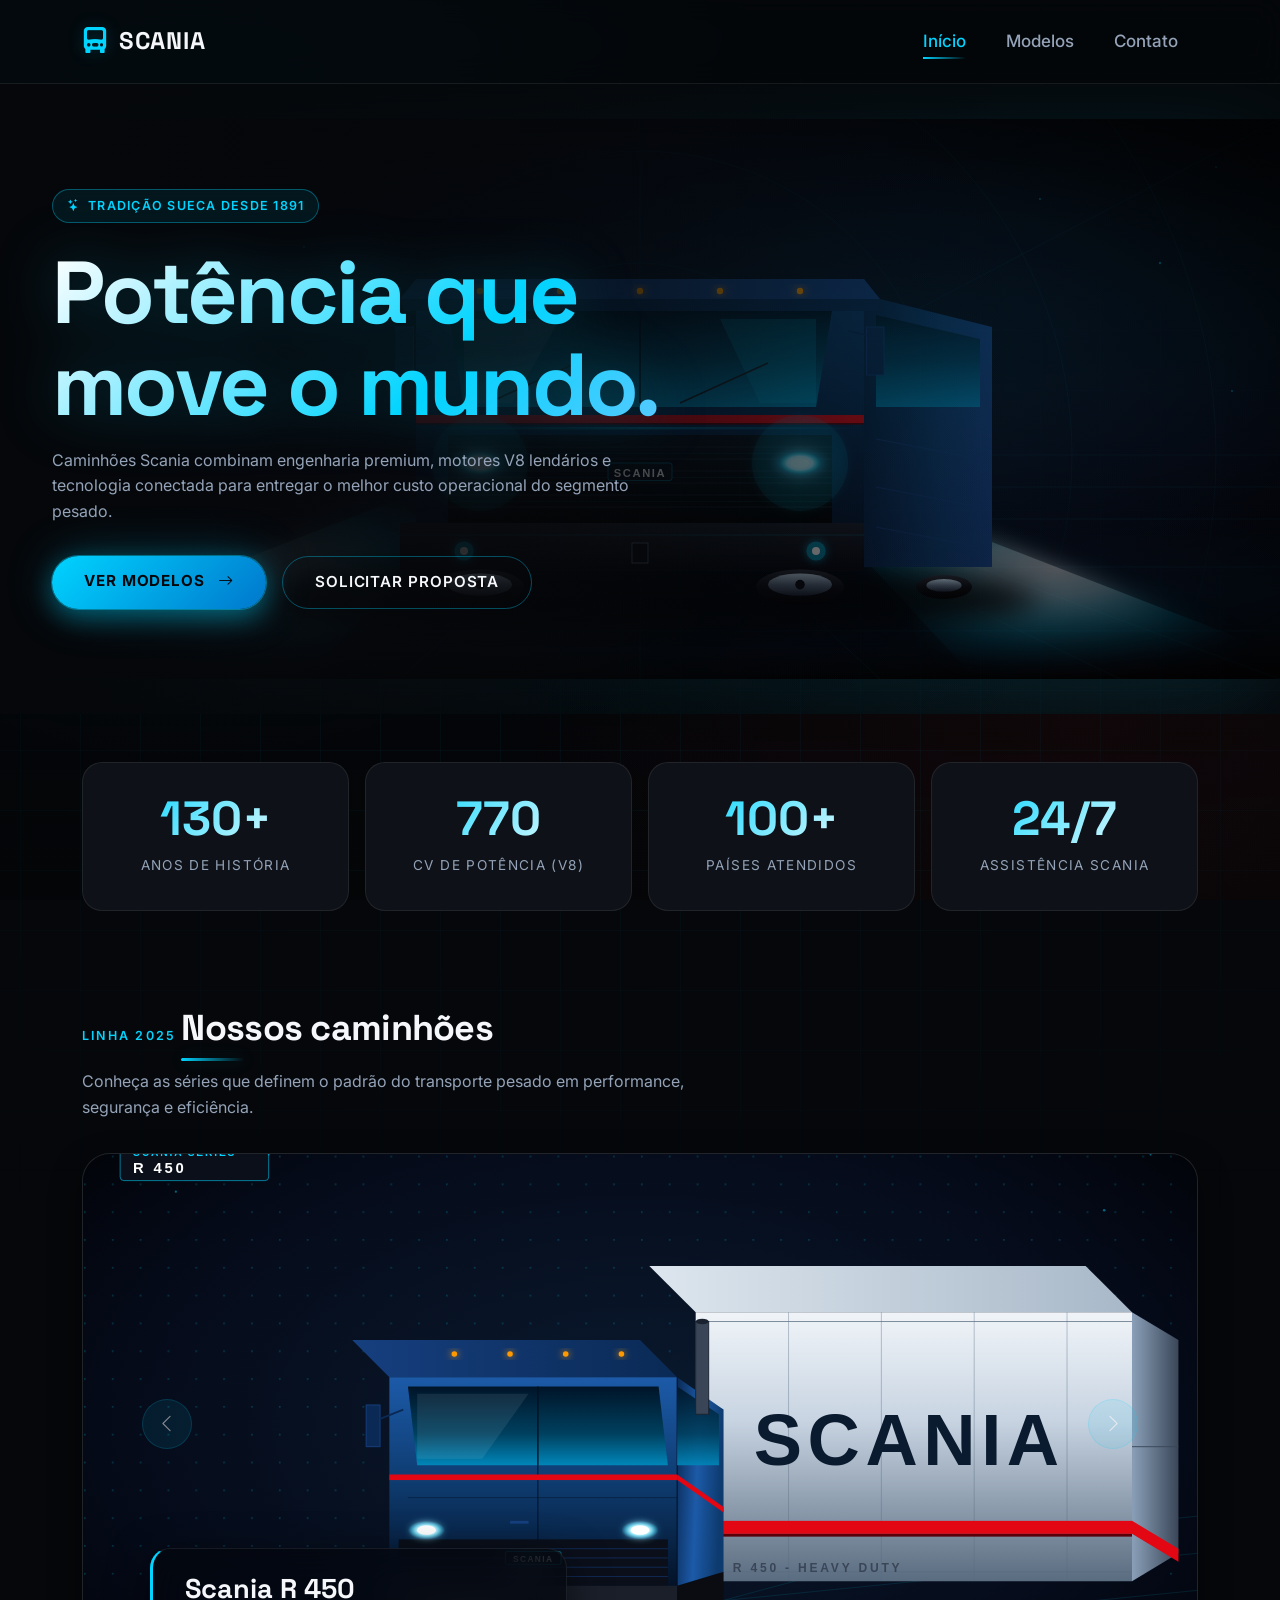
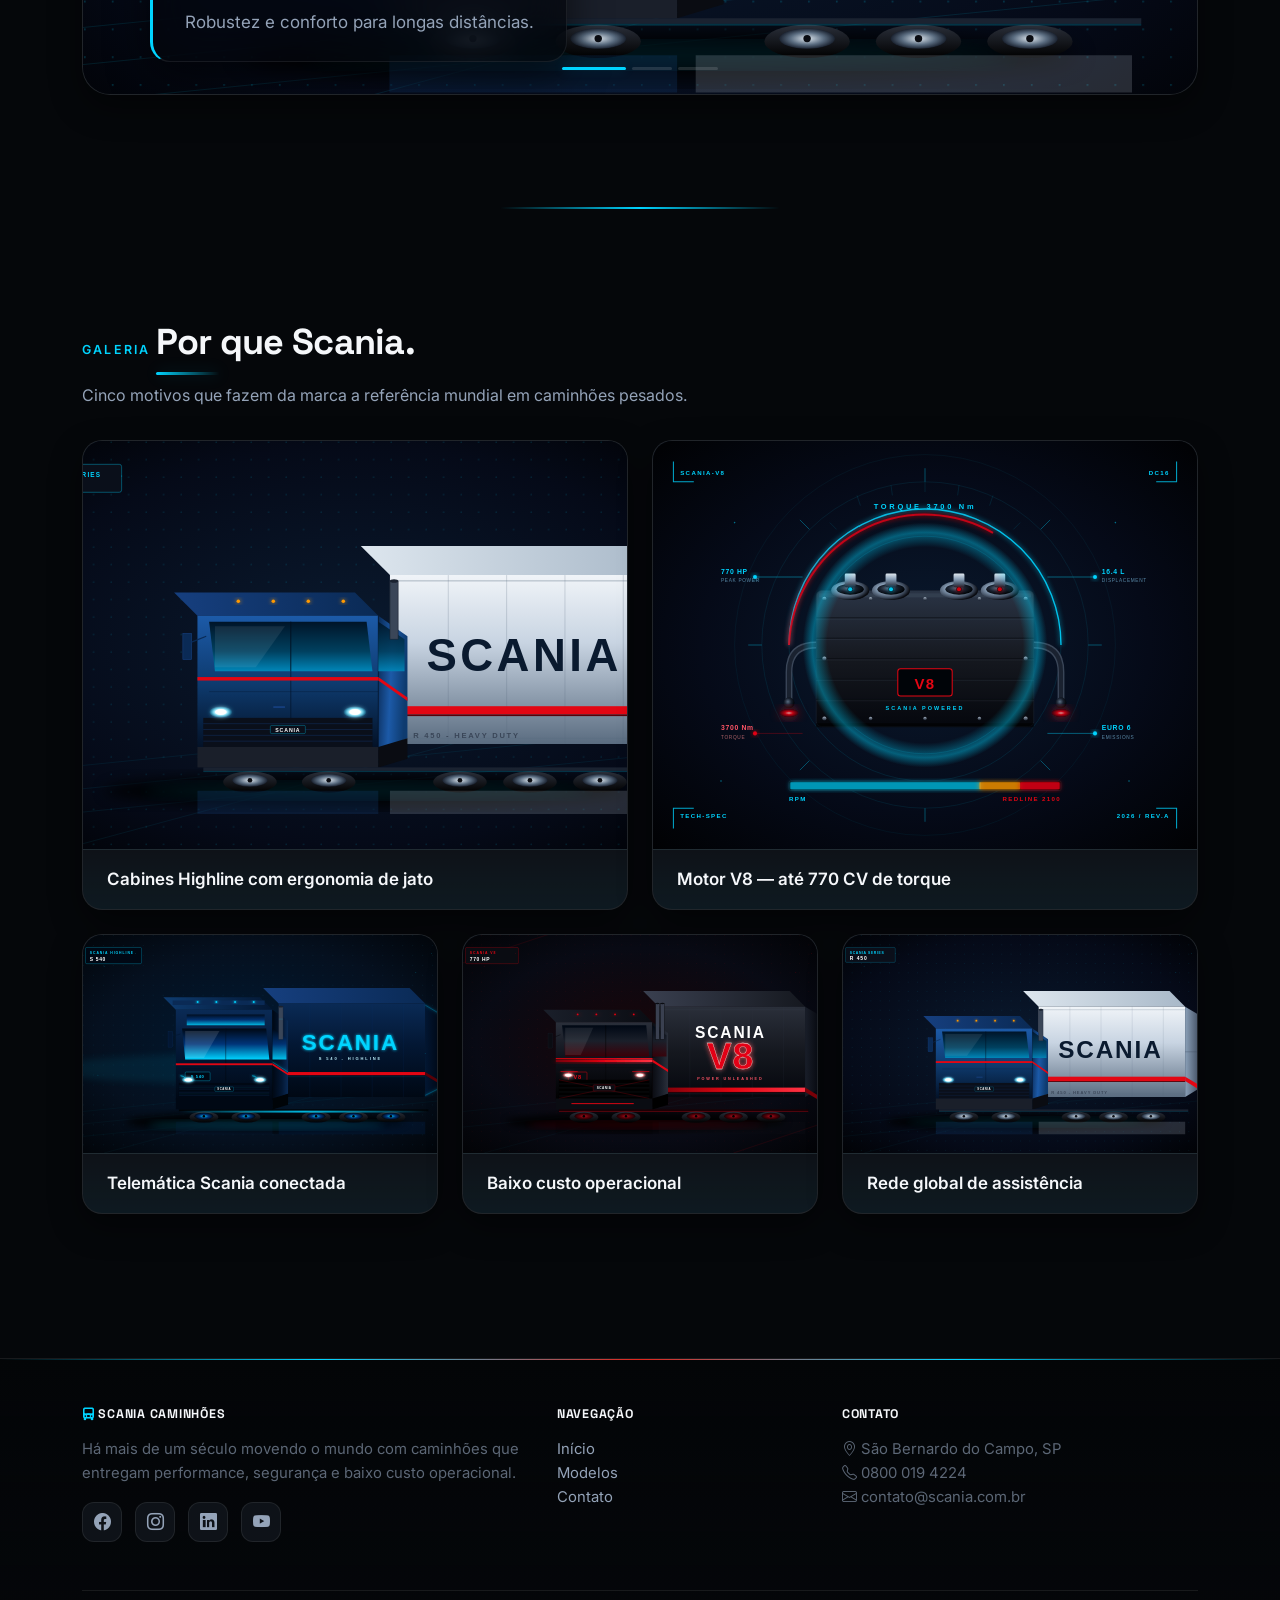
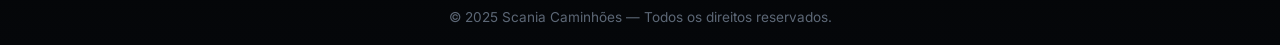
<file: index.html>
<!DOCTYPE html>
<html lang="pt-BR">
<head>
  <meta charset="UTF-8">
  <meta name="viewport" content="width=device-width, initial-scale=1.0">
  <title>Scania Caminhões — Potência sueca</title>

  <link rel="preconnect" href="https://fonts.googleapis.com">
  <link rel="preconnect" href="https://fonts.gstatic.com" crossorigin>
  <link href="https://fonts.googleapis.com/css2?family=Inter:wght@400;500;600;700&family=Space+Grotesk:wght@500;600;700&display=swap" rel="stylesheet">

  <link href="https://cdn.jsdelivr.net/npm/bootstrap@5.3.3/dist/css/bootstrap.min.css" rel="stylesheet">
  <link rel="stylesheet" href="https://cdn.jsdelivr.net/npm/bootstrap-icons@1.11.3/font/bootstrap-icons.css">

  <link rel="stylesheet" href="css/style.css">
</head>
<body>

  <nav class="navbar navbar-expand-lg navbar-dark menu-principal sticky-top">
    <div class="container">
      <a class="navbar-brand" href="index.html">
        <i class="bi bi-truck-front-fill"></i> SCANIA
      </a>
      <button class="navbar-toggler" type="button" data-bs-toggle="collapse" data-bs-target="#menuNavegacao">
        <span class="navbar-toggler-icon"></span>
      </button>
      <div class="collapse navbar-collapse" id="menuNavegacao">
        <ul class="navbar-nav ms-auto">
          <li class="nav-item"><a class="nav-link active" href="index.html">Início</a></li>
          <li class="nav-item"><a class="nav-link" href="produtos.html">Modelos</a></li>
          <li class="nav-item"><a class="nav-link" href="contato.html">Contato</a></li>
        </ul>
      </div>
    </div>
  </nav>

  <header class="topo">
    <div class="container">
      <div class="row align-items-center">
        <div class="col-lg-7">
          <span class="badge-line">
            <i class="bi bi-stars"></i> Tradição sueca desde 1891
          </span>
          <h1 class="m-0">Potência que move o mundo.</h1>
          <p class="m-0">Caminhões Scania combinam engenharia premium, motores V8 lendários e tecnologia conectada para entregar o melhor custo operacional do segmento pesado.</p>
          <div class="hero-cta">
            <a href="produtos.html" class="btn btn-primary">
              Ver modelos <i class="bi bi-arrow-right"></i>
            </a>
            <a href="contato.html" class="btn btn-ghost">
              Solicitar proposta
            </a>
          </div>
        </div>
      </div>
    </div>
  </header>

  <main>

    <!-- STATS -->
    <section class="container reveal">
      <div class="row g-3">
        <div class="col-6 col-md-3">
          <div class="stat-card">
            <span class="stat-num">130+</span>
            <span class="stat-label">Anos de história</span>
          </div>
        </div>
        <div class="col-6 col-md-3">
          <div class="stat-card">
            <span class="stat-num">770</span>
            <span class="stat-label">CV de potência (V8)</span>
          </div>
        </div>
        <div class="col-6 col-md-3">
          <div class="stat-card">
            <span class="stat-num">100+</span>
            <span class="stat-label">Países atendidos</span>
          </div>
        </div>
        <div class="col-6 col-md-3">
          <div class="stat-card">
            <span class="stat-num">24/7</span>
            <span class="stat-label">Assistência Scania</span>
          </div>
        </div>
      </div>
    </section>

    <!-- CARROSSEL -->
    <section class="container reveal">
      <span class="eyebrow">Linha 2025</span>
      <h2 class="titulo-secao mb-2">Nossos caminhões</h2>
      <p class="subtitulo">Conheça as séries que definem o padrão do transporte pesado em performance, segurança e eficiência.</p>

      <div id="carrosselPrincipal" class="carousel slide" data-bs-ride="carousel">
        <div class="carousel-indicators">
          <button type="button" data-bs-target="#carrosselPrincipal" data-bs-slide-to="0" class="active"></button>
          <button type="button" data-bs-target="#carrosselPrincipal" data-bs-slide-to="1"></button>
          <button type="button" data-bs-target="#carrosselPrincipal" data-bs-slide-to="2"></button>
        </div>

        <div class="carousel-inner">
          <div class="carousel-item active">
            <img src="img/truck-iso-r450.svg" class="d-block w-100 imagem-carrossel" alt="Scania R 450">
            <div class="carousel-caption d-none d-md-block">
              <h5>Scania R 450</h5>
              <p>Robustez e conforto para longas distâncias.</p>
            </div>
          </div>
          <div class="carousel-item">
            <img src="img/truck-iso-v8.svg" class="d-block w-100 imagem-carrossel" alt="Motor V8 Scania">
            <div class="carousel-caption d-none d-md-block">
              <h5>V8 Power</h5>
              <p>O ícone da potência sueca em transporte pesado.</p>
            </div>
          </div>
          <div class="carousel-item">
            <img src="img/truck-iso-s540.svg" class="d-block w-100 imagem-carrossel" alt="Scania S 540">
            <div class="carousel-caption d-none d-md-block">
              <h5>Scania S 540</h5>
              <p>Cabine Highline com o que há de mais avançado em tecnologia.</p>
            </div>
          </div>
        </div>

        <button class="carousel-control-prev" type="button" data-bs-target="#carrosselPrincipal" data-bs-slide="prev">
          <span class="carousel-control-prev-icon"></span>
        </button>
        <button class="carousel-control-next" type="button" data-bs-target="#carrosselPrincipal" data-bs-slide="next">
          <span class="carousel-control-next-icon"></span>
        </button>
      </div>
    </section>

    <div class="divider-neon"></div>

    <!-- BENTO GALERIA -->
    <section class="container reveal">
      <span class="eyebrow">Galeria</span>
      <h2 class="titulo-secao mb-2">Por que Scania.</h2>
      <p class="subtitulo">Cinco motivos que fazem da marca a referência mundial em caminhões pesados.</p>

      <div class="bento-grid">
        <figure class="card-galeria bento-item">
          <div class="img-wrap">
            <img src="img/truck-iso-r450.svg" alt="Cabine Scania">
            <div class="overlay"><span>Conforto premium <i class="bi bi-arrow-right"></i></span></div>
          </div>
          <figcaption>Cabines Highline com ergonomia de jato</figcaption>
        </figure>

        <figure class="card-galeria bento-item">
          <div class="img-wrap">
            <img src="img/detail-engine.svg" alt="Motor V8 detalhe">
            <div class="overlay"><span>Engenharia V8 <i class="bi bi-arrow-right"></i></span></div>
          </div>
          <figcaption>Motor V8 — até 770 CV de torque</figcaption>
        </figure>

        <figure class="card-galeria bento-item">
          <div class="img-wrap">
            <img src="img/truck-iso-s540.svg" alt="Scania S 540 conectada">
            <div class="overlay"><span>Saiba mais <i class="bi bi-arrow-right"></i></span></div>
          </div>
          <figcaption>Telemática Scania conectada</figcaption>
        </figure>

        <figure class="card-galeria bento-item">
          <div class="img-wrap">
            <img src="img/truck-iso-v8.svg" alt="Scania V8">
            <div class="overlay"><span>Saiba mais <i class="bi bi-arrow-right"></i></span></div>
          </div>
          <figcaption>Baixo custo operacional</figcaption>
        </figure>

        <figure class="card-galeria bento-item">
          <div class="img-wrap">
            <img src="img/truck-iso-r450.svg" alt="Rede Scania">
            <div class="overlay"><span>Saiba mais <i class="bi bi-arrow-right"></i></span></div>
          </div>
          <figcaption>Rede global de assistência</figcaption>
        </figure>
      </div>
    </section>

  </main>

  <footer class="rodape">
    <div class="container">
      <div class="row g-4 pb-3">
        <div class="col-md-5">
          <h6><i class="bi bi-truck-front-fill" style="color: var(--accent);"></i> Scania Caminhões</h6>
          <p class="small">Há mais de um século movendo o mundo com caminhões que entregam performance, segurança e baixo custo operacional.</p>
          <div class="social mt-3">
            <a href="#"><i class="bi bi-facebook"></i></a>
            <a href="#"><i class="bi bi-instagram"></i></a>
            <a href="#"><i class="bi bi-linkedin"></i></a>
            <a href="#"><i class="bi bi-youtube"></i></a>
          </div>
        </div>
        <div class="col-6 col-md-3">
          <h6>Navegação</h6>
          <ul class="list-unstyled small">
            <li><a href="index.html">Início</a></li>
            <li><a href="produtos.html">Modelos</a></li>
            <li><a href="contato.html">Contato</a></li>
          </ul>
        </div>
        <div class="col-6 col-md-4">
          <h6>Contato</h6>
          <ul class="list-unstyled small">
            <li><i class="bi bi-geo-alt"></i> São Bernardo do Campo, SP</li>
            <li><i class="bi bi-telephone"></i> 0800 019 4224</li>
            <li><i class="bi bi-envelope"></i> contato@scania.com.br</li>
          </ul>
        </div>
      </div>
      <div class="rodape-base">
        © 2025 Scania Caminhões — Todos os direitos reservados.
      </div>
    </div>
  </footer>

  <script src="https://cdn.jsdelivr.net/npm/bootstrap@5.3.3/dist/js/bootstrap.bundle.min.js"></script>
</body>
</html>
</file>
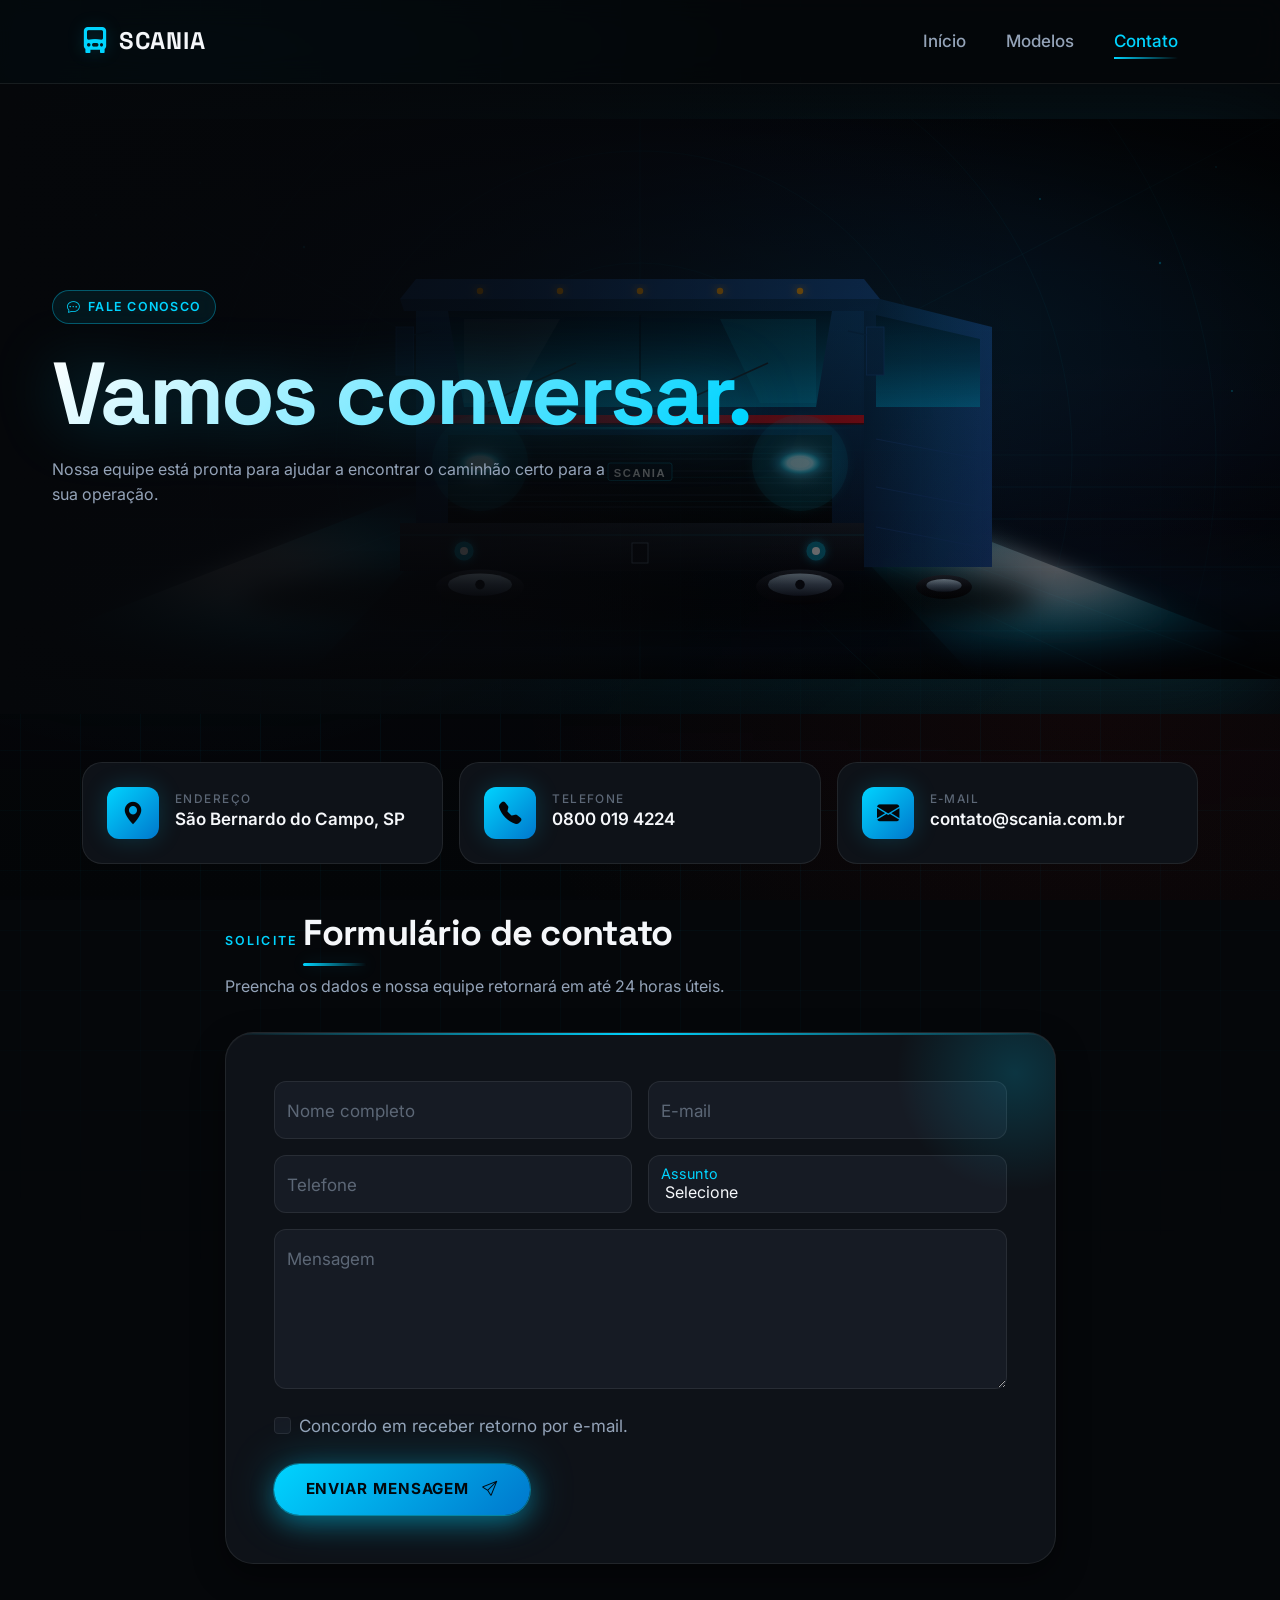
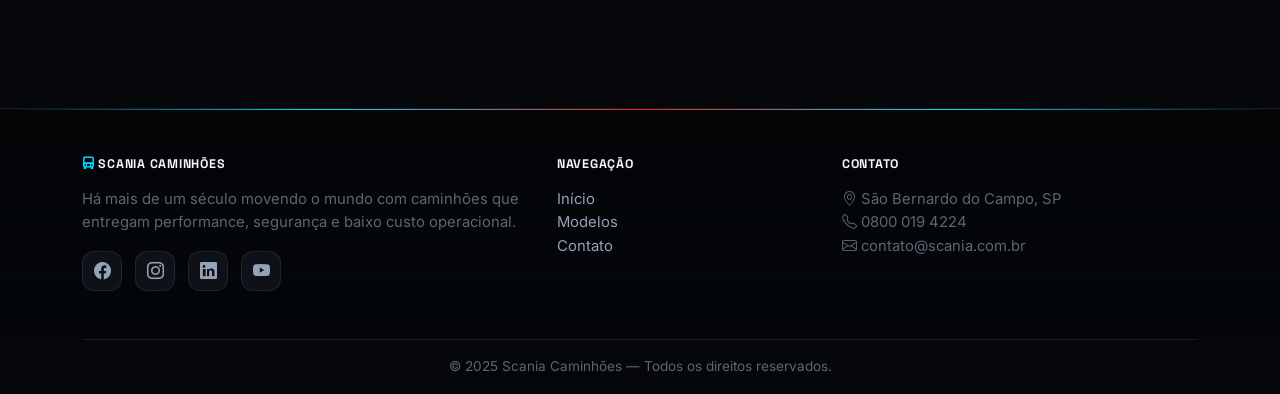
<file: contato.html>
<!DOCTYPE html>
<html lang="pt-BR">
<head>
  <meta charset="UTF-8">
  <meta name="viewport" content="width=device-width, initial-scale=1.0">
  <title>Contato — Scania</title>

  <link rel="preconnect" href="https://fonts.googleapis.com">
  <link rel="preconnect" href="https://fonts.gstatic.com" crossorigin>
  <link href="https://fonts.googleapis.com/css2?family=Inter:wght@400;500;600;700&family=Space+Grotesk:wght@500;600;700&display=swap" rel="stylesheet">

  <link href="https://cdn.jsdelivr.net/npm/bootstrap@5.3.3/dist/css/bootstrap.min.css" rel="stylesheet">
  <link rel="stylesheet" href="https://cdn.jsdelivr.net/npm/bootstrap-icons@1.11.3/font/bootstrap-icons.css">

  <link rel="stylesheet" href="css/style.css">
</head>
<body>

  <nav class="navbar navbar-expand-lg navbar-dark menu-principal sticky-top">
    <div class="container">
      <a class="navbar-brand" href="index.html">
        <i class="bi bi-truck-front-fill"></i> SCANIA
      </a>
      <button class="navbar-toggler" type="button" data-bs-toggle="collapse" data-bs-target="#menuNavegacao">
        <span class="navbar-toggler-icon"></span>
      </button>
      <div class="collapse navbar-collapse" id="menuNavegacao">
        <ul class="navbar-nav ms-auto">
          <li class="nav-item"><a class="nav-link" href="index.html">Início</a></li>
          <li class="nav-item"><a class="nav-link" href="produtos.html">Modelos</a></li>
          <li class="nav-item"><a class="nav-link active" href="contato.html">Contato</a></li>
        </ul>
      </div>
    </div>
  </nav>

  <header class="topo">
    <div class="container">
      <span class="badge-line">
        <i class="bi bi-chat-dots"></i> Fale conosco
      </span>
      <h1 class="m-0">Vamos conversar.</h1>
      <p class="m-0">Nossa equipe está pronta para ajudar a encontrar o caminhão certo para a sua operação.</p>
    </div>
  </header>

  <main>

    <section class="container reveal">
      <div class="row g-3 mb-5">
        <div class="col-md-4">
          <div class="info-card">
            <div class="icon"><i class="bi bi-geo-alt-fill"></i></div>
            <div>
              <h6>Endereço</h6>
              <p>São Bernardo do Campo, SP</p>
            </div>
          </div>
        </div>
        <div class="col-md-4">
          <div class="info-card">
            <div class="icon"><i class="bi bi-telephone-fill"></i></div>
            <div>
              <h6>Telefone</h6>
              <p>0800 019 4224</p>
            </div>
          </div>
        </div>
        <div class="col-md-4">
          <div class="info-card">
            <div class="icon"><i class="bi bi-envelope-fill"></i></div>
            <div>
              <h6>E-mail</h6>
              <p>contato@scania.com.br</p>
            </div>
          </div>
        </div>
      </div>

      <div class="row justify-content-center">
        <div class="col-lg-9">
          <span class="eyebrow">Solicite</span>
          <h2 class="titulo-secao mb-2">Formulário de contato</h2>
          <p class="subtitulo">Preencha os dados e nossa equipe retornará em até 24 horas úteis.</p>

          <form class="card-form p-4 p-md-5">
            <div class="row g-3">
              <div class="col-md-6">
                <div class="form-floating">
                  <input type="text" class="form-control" id="nome" placeholder="Nome">
                  <label for="nome">Nome completo</label>
                </div>
              </div>
              <div class="col-md-6">
                <div class="form-floating">
                  <input type="email" class="form-control" id="email" placeholder="email">
                  <label for="email">E-mail</label>
                </div>
              </div>
              <div class="col-md-6">
                <div class="form-floating">
                  <input type="tel" class="form-control" id="telefone" placeholder="Telefone">
                  <label for="telefone">Telefone</label>
                </div>
              </div>
              <div class="col-md-6">
                <div class="form-floating">
                  <select class="form-select" id="assunto">
                    <option selected>Selecione</option>
                    <option value="compra">Compra de caminhão</option>
                    <option value="pecas">Peças e acessórios</option>
                    <option value="assistencia">Assistência técnica</option>
                    <option value="orcamento">Orçamento</option>
                  </select>
                  <label for="assunto">Assunto</label>
                </div>
              </div>
              <div class="col-12">
                <div class="form-floating">
                  <textarea class="form-control" id="mensagem" placeholder="Mensagem" style="height: 160px;"></textarea>
                  <label for="mensagem">Mensagem</label>
                </div>
              </div>
            </div>

            <div class="form-check my-4">
              <input class="form-check-input" type="checkbox" id="confirmacao">
              <label class="form-check-label" for="confirmacao">
                Concordo em receber retorno por e-mail.
              </label>
            </div>

            <button type="submit" class="btn btn-primary">
              Enviar mensagem <i class="bi bi-send"></i>
            </button>
          </form>
        </div>
      </div>
    </section>
  </main>

  <footer class="rodape">
    <div class="container">
      <div class="row g-4 pb-3">
        <div class="col-md-5">
          <h6><i class="bi bi-truck-front-fill" style="color: var(--accent);"></i> Scania Caminhões</h6>
          <p class="small">Há mais de um século movendo o mundo com caminhões que entregam performance, segurança e baixo custo operacional.</p>
          <div class="social mt-3">
            <a href="#"><i class="bi bi-facebook"></i></a>
            <a href="#"><i class="bi bi-instagram"></i></a>
            <a href="#"><i class="bi bi-linkedin"></i></a>
            <a href="#"><i class="bi bi-youtube"></i></a>
          </div>
        </div>
        <div class="col-6 col-md-3">
          <h6>Navegação</h6>
          <ul class="list-unstyled small">
            <li><a href="index.html">Início</a></li>
            <li><a href="produtos.html">Modelos</a></li>
            <li><a href="contato.html">Contato</a></li>
          </ul>
        </div>
        <div class="col-6 col-md-4">
          <h6>Contato</h6>
          <ul class="list-unstyled small">
            <li><i class="bi bi-geo-alt"></i> São Bernardo do Campo, SP</li>
            <li><i class="bi bi-telephone"></i> 0800 019 4224</li>
            <li><i class="bi bi-envelope"></i> contato@scania.com.br</li>
          </ul>
        </div>
      </div>
      <div class="rodape-base">
        © 2025 Scania Caminhões — Todos os direitos reservados.
      </div>
    </div>
  </footer>

  <script src="https://cdn.jsdelivr.net/npm/bootstrap@5.3.3/dist/js/bootstrap.bundle.min.js"></script>
</body>
</html>
</file>
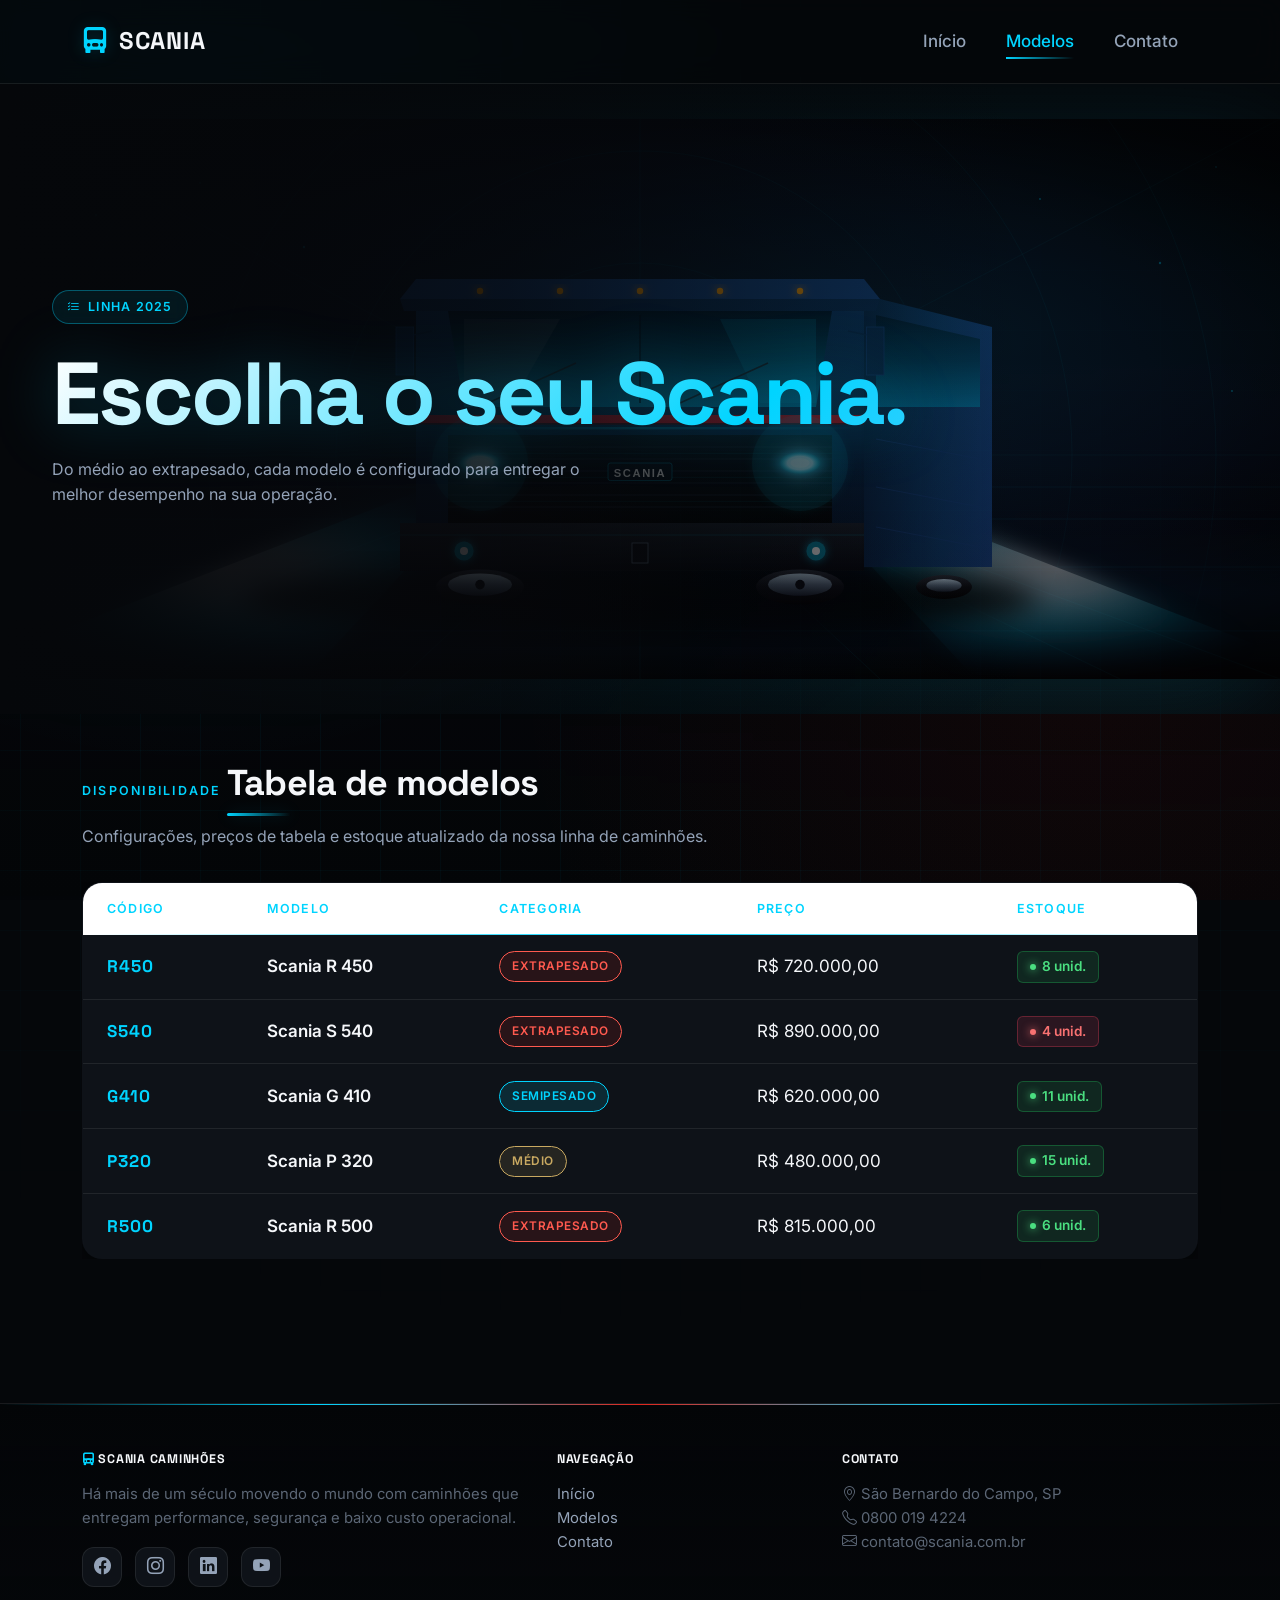
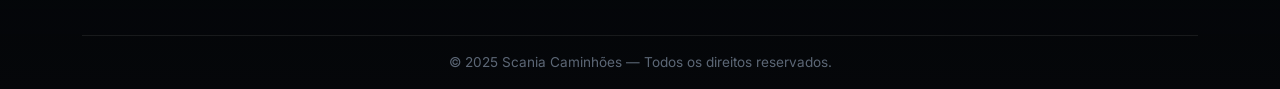
<file: produtos.html>
<!DOCTYPE html>
<html lang="pt-BR">
<head>
  <meta charset="UTF-8">
  <meta name="viewport" content="width=device-width, initial-scale=1.0">
  <title>Modelos Scania</title>

  <link rel="preconnect" href="https://fonts.googleapis.com">
  <link rel="preconnect" href="https://fonts.gstatic.com" crossorigin>
  <link href="https://fonts.googleapis.com/css2?family=Inter:wght@400;500;600;700&family=Space+Grotesk:wght@500;600;700&display=swap" rel="stylesheet">

  <link href="https://cdn.jsdelivr.net/npm/bootstrap@5.3.3/dist/css/bootstrap.min.css" rel="stylesheet">
  <link rel="stylesheet" href="https://cdn.jsdelivr.net/npm/bootstrap-icons@1.11.3/font/bootstrap-icons.css">

  <link rel="stylesheet" href="css/style.css">
</head>
<body>

  <nav class="navbar navbar-expand-lg navbar-dark menu-principal sticky-top">
    <div class="container">
      <a class="navbar-brand" href="index.html">
        <i class="bi bi-truck-front-fill"></i> SCANIA
      </a>
      <button class="navbar-toggler" type="button" data-bs-toggle="collapse" data-bs-target="#menuNavegacao">
        <span class="navbar-toggler-icon"></span>
      </button>
      <div class="collapse navbar-collapse" id="menuNavegacao">
        <ul class="navbar-nav ms-auto">
          <li class="nav-item"><a class="nav-link" href="index.html">Início</a></li>
          <li class="nav-item"><a class="nav-link active" href="produtos.html">Modelos</a></li>
          <li class="nav-item"><a class="nav-link" href="contato.html">Contato</a></li>
        </ul>
      </div>
    </div>
  </nav>

  <header class="topo">
    <div class="container">
      <span class="badge-line">
        <i class="bi bi-list-check"></i> Linha 2025
      </span>
      <h1 class="m-0">Escolha o seu Scania.</h1>
      <p class="m-0">Do médio ao extrapesado, cada modelo é configurado para entregar o melhor desempenho na sua operação.</p>
    </div>
  </header>

  <main>
    <section class="container reveal">
      <span class="eyebrow">Disponibilidade</span>
      <h2 class="titulo-secao mb-2">Tabela de modelos</h2>
      <p class="subtitulo">Configurações, preços de tabela e estoque atualizado da nossa linha de caminhões.</p>

      <div class="table-responsive">
        <table class="table table-hover align-middle tabela-personalizada mb-0">
          <thead>
            <tr>
              <th>Código</th>
              <th>Modelo</th>
              <th>Categoria</th>
              <th>Preço</th>
              <th>Estoque</th>
            </tr>
          </thead>
          <tbody>
            <tr>
              <td>R450</td>
              <td>Scania R 450</td>
              <td><span class="badge-categoria extra">Extrapesado</span></td>
              <td>R$ 720.000,00</td>
              <td><span class="estoque-pill">8 unid.</span></td>
            </tr>
            <tr>
              <td>S540</td>
              <td>Scania S 540</td>
              <td><span class="badge-categoria extra">Extrapesado</span></td>
              <td>R$ 890.000,00</td>
              <td><span class="estoque-pill baixo">4 unid.</span></td>
            </tr>
            <tr>
              <td>G410</td>
              <td>Scania G 410</td>
              <td><span class="badge-categoria semi">Semipesado</span></td>
              <td>R$ 620.000,00</td>
              <td><span class="estoque-pill">11 unid.</span></td>
            </tr>
            <tr>
              <td>P320</td>
              <td>Scania P 320</td>
              <td><span class="badge-categoria medio">Médio</span></td>
              <td>R$ 480.000,00</td>
              <td><span class="estoque-pill">15 unid.</span></td>
            </tr>
            <tr>
              <td>R500</td>
              <td>Scania R 500</td>
              <td><span class="badge-categoria extra">Extrapesado</span></td>
              <td>R$ 815.000,00</td>
              <td><span class="estoque-pill">6 unid.</span></td>
            </tr>
          </tbody>
        </table>
      </div>
    </section>
  </main>

  <footer class="rodape">
    <div class="container">
      <div class="row g-4 pb-3">
        <div class="col-md-5">
          <h6><i class="bi bi-truck-front-fill" style="color: var(--accent);"></i> Scania Caminhões</h6>
          <p class="small">Há mais de um século movendo o mundo com caminhões que entregam performance, segurança e baixo custo operacional.</p>
          <div class="social mt-3">
            <a href="#"><i class="bi bi-facebook"></i></a>
            <a href="#"><i class="bi bi-instagram"></i></a>
            <a href="#"><i class="bi bi-linkedin"></i></a>
            <a href="#"><i class="bi bi-youtube"></i></a>
          </div>
        </div>
        <div class="col-6 col-md-3">
          <h6>Navegação</h6>
          <ul class="list-unstyled small">
            <li><a href="index.html">Início</a></li>
            <li><a href="produtos.html">Modelos</a></li>
            <li><a href="contato.html">Contato</a></li>
          </ul>
        </div>
        <div class="col-6 col-md-4">
          <h6>Contato</h6>
          <ul class="list-unstyled small">
            <li><i class="bi bi-geo-alt"></i> São Bernardo do Campo, SP</li>
            <li><i class="bi bi-telephone"></i> 0800 019 4224</li>
            <li><i class="bi bi-envelope"></i> contato@scania.com.br</li>
          </ul>
        </div>
      </div>
      <div class="rodape-base">
        © 2025 Scania Caminhões — Todos os direitos reservados.
      </div>
    </div>
  </footer>

  <script src="https://cdn.jsdelivr.net/npm/bootstrap@5.3.3/dist/js/bootstrap.bundle.min.js"></script>
</body>
</html>
</file>
<file: css/style.css>
/* ============================================================
   SCANIA — DARK DESIGN SYSTEM (preto + azul elétrico)
   ============================================================ */

:root {
  /* Background tiers */
  --bg-base:        #05070A;
  --bg-elevated:    #0E1218;
  --bg-overlay:     #161B24;
  --bg-card:        rgba(14, 18, 24, 0.85);

  /* Accents — azul elétrico */
  --accent:         #00D4FF;
  --accent-hover:   #38E0FF;
  --accent-deep:    #0077CC;
  --accent-dim:     rgba(0, 212, 255, 0.18);

  /* Brand */
  --brand-blue:     #0B2A4A;
  --brand-red:      #E1261C;
  --gold:           #C9A961;

  /* Text */
  --text-primary:   #F5F7FA;
  --text-secondary: #94A3B8;
  --text-muted:     #5C6776;

  /* Borders */
  --border-subtle:  rgba(255, 255, 255, 0.08);
  --border-strong:  rgba(0, 212, 255, 0.35);
  --border-bright:  rgba(0, 212, 255, 0.7);

  /* Typography */
  --font-sans:      'Inter', sans-serif;
  --font-display:   'Space Grotesk', 'Inter', sans-serif;

  --fs-hero:   clamp(2.75rem, 6vw + 1rem, 5.5rem);
  --fs-h1:     clamp(2rem, 3vw + 1rem, 3.25rem);
  --fs-h2:     clamp(1.5rem, 2vw + 0.75rem, 2.25rem);
  --fs-body:   clamp(1rem, 0.3vw + 0.9rem, 1.0625rem);

  /* Spacing */
  --s-1: 4px;  --s-2: 8px;  --s-3: 16px; --s-4: 24px;
  --s-5: 32px; --s-6: 48px; --s-7: 64px; --s-8: 96px;

  /* Radius */
  --r-sm: 6px; --r-md: 12px; --r-lg: 20px; --r-xl: 28px; --r-pill: 999px;

  /* Shadows + glows */
  --shadow-card:  0 1px 0 rgba(255,255,255,0.04) inset,
                  0 12px 32px rgba(0,0,0,0.45);
  --shadow-hover: 0 20px 48px rgba(0,0,0,0.6),
                  0 0 0 1px rgba(0,212,255,0.3);
  --glow-cta:     0 0 0 1px rgba(0,212,255,0.4),
                  0 8px 24px rgba(0,212,255,0.35),
                  0 0 48px rgba(0,212,255,0.25);

  /* Motion */
  --ease-out:   cubic-bezier(0.22, 1, 0.36, 1);
  --ease-snap:  cubic-bezier(0.34, 1.56, 0.64, 1);
  --dur-fast:   160ms;
  --dur-base:   320ms;
  --dur-slow:   520ms;
}

/* ============ RESET ============ */
* { box-sizing: border-box; }

html { scroll-behavior: smooth; }

body {
  margin: 0;
  font-family: var(--font-sans);
  font-size: var(--fs-body);
  background: var(--bg-base);
  color: var(--text-primary);
  line-height: 1.6;
  -webkit-font-smoothing: antialiased;
  overflow-x: hidden;
}

/* Pano de fundo global animado — grid sutil + glow flutuante */
body::before {
  content: "";
  position: fixed;
  inset: 0;
  background:
    radial-gradient(circle at 15% 20%, rgba(0, 212, 255, 0.10) 0%, transparent 45%),
    radial-gradient(circle at 85% 75%, rgba(225, 38, 28, 0.06) 0%, transparent 45%),
    linear-gradient(180deg, var(--bg-base), #02040680);
  z-index: -2;
  pointer-events: none;
}

body::after {
  content: "";
  position: fixed;
  inset: -50%;
  background-image:
    linear-gradient(rgba(0, 212, 255, 0.04) 1px, transparent 1px),
    linear-gradient(90deg, rgba(0, 212, 255, 0.04) 1px, transparent 1px);
  background-size: 60px 60px;
  mask-image: radial-gradient(ellipse at center, black 30%, transparent 70%);
  -webkit-mask-image: radial-gradient(ellipse at center, black 30%, transparent 70%);
  z-index: -1;
  animation: gridDrift 40s linear infinite;
  pointer-events: none;
}

@keyframes gridDrift {
  to { transform: translate(60px, 60px); }
}

::selection {
  background: var(--accent);
  color: var(--bg-base);
}

::-webkit-scrollbar { width: 10px; }
::-webkit-scrollbar-track { background: var(--bg-base); }
::-webkit-scrollbar-thumb {
  background: linear-gradient(180deg, var(--accent), var(--accent-deep));
  border-radius: 10px;
}

/* ============ NAVBAR ============ */
.menu-principal {
  background: rgba(5, 7, 10, 0.78);
  backdrop-filter: blur(14px) saturate(140%);
  -webkit-backdrop-filter: blur(14px) saturate(140%);
  border-bottom: 1px solid var(--border-subtle);
  padding: var(--s-3) 0;
  transition: background var(--dur-base);
}

.menu-principal .navbar-brand {
  font-family: var(--font-display);
  font-size: 1.5rem;
  font-weight: 700;
  letter-spacing: 0.04em;
  display: inline-flex;
  align-items: center;
  gap: 0.6rem;
  color: var(--text-primary);
}

.menu-principal .navbar-brand i {
  color: var(--accent);
  font-size: 1.6rem;
  filter: drop-shadow(0 0 8px var(--accent-dim));
}

.menu-principal .nav-link {
  position: relative;
  color: var(--text-secondary) !important;
  font-weight: 500;
  padding: var(--s-2) var(--s-3) !important;
  margin: 0 var(--s-1);
  transition: color var(--dur-fast);
}

.menu-principal .nav-link::after {
  content: "";
  position: absolute;
  left: var(--s-3);
  right: var(--s-3);
  bottom: 4px;
  height: 2px;
  background: linear-gradient(90deg, var(--accent), transparent);
  transform: scaleX(0);
  transform-origin: left;
  transition: transform var(--dur-base) var(--ease-out);
}

.menu-principal .nav-link:hover,
.menu-principal .nav-link.active {
  color: var(--accent) !important;
}

.menu-principal .nav-link:hover::after,
.menu-principal .nav-link.active::after {
  transform: scaleX(1);
}

/* ============ HERO / TOPO ============ */
.topo {
  position: relative;
  color: var(--text-primary);
  padding: var(--s-8) 0 var(--s-8);
  min-height: 70vh;
  display: flex;
  align-items: center;
  overflow: hidden;
  isolation: isolate;
  background:
    radial-gradient(ellipse 80% 60% at 70% 40%, rgba(0, 212, 255, 0.12), transparent 60%),
    radial-gradient(ellipse 60% 50% at 20% 80%, rgba(225, 38, 28, 0.08), transparent 60%),
    linear-gradient(180deg, var(--bg-base), #03050880);
}

.topo::before {
  content: "";
  position: absolute;
  inset: 0;
  background-image: url('../img/hero-3d.svg');
  background-position: right center;
  background-repeat: no-repeat;
  background-size: contain;
  opacity: 0.55;
  z-index: -1;
  filter: drop-shadow(0 30px 60px rgba(0, 212, 255, 0.25));
}

.topo::after {
  content: "";
  position: absolute;
  inset: 0;
  background: linear-gradient(90deg, var(--bg-base) 0%, rgba(5,7,10,0.7) 40%, transparent 80%);
  z-index: -1;
}

.topo .container { position: relative; z-index: 1; max-width: 1200px; }

.topo h1 {
  font-family: var(--font-display);
  font-size: var(--fs-hero);
  font-weight: 700;
  line-height: 1.05;
  letter-spacing: -0.03em;
  margin-bottom: var(--s-3) !important;
  background: linear-gradient(135deg, #ffffff 0%, var(--accent) 60%, #6fc6ff 100%);
  -webkit-background-clip: text;
  background-clip: text;
  -webkit-text-fill-color: transparent;
  filter: drop-shadow(0 0 30px rgba(0, 212, 255, 0.25));
  animation: fadeUp 0.9s var(--ease-out) both;
}

.topo p {
  font-size: clamp(1rem, 1.2vw, 1.2rem);
  color: var(--text-secondary);
  max-width: 580px;
  margin-top: var(--s-3) !important;
  animation: fadeUp 0.9s 0.15s var(--ease-out) both;
}

.topo .badge-line {
  display: inline-flex;
  align-items: center;
  gap: var(--s-2);
  background: rgba(0, 212, 255, 0.08);
  border: 1px solid var(--border-strong);
  padding: 6px 14px;
  border-radius: var(--r-pill);
  font-size: 0.78rem;
  font-weight: 600;
  letter-spacing: 0.1em;
  text-transform: uppercase;
  color: var(--accent);
  margin-bottom: var(--s-4);
  backdrop-filter: blur(8px);
  animation: fadeUp 0.9s var(--ease-out) both;
}

.topo .badge-line i { color: var(--accent); }

.topo .hero-cta {
  margin-top: var(--s-5);
  display: flex;
  gap: var(--s-3);
  flex-wrap: wrap;
  animation: fadeUp 0.9s 0.3s var(--ease-out) both;
}

/* ============ SEÇÕES ============ */
main { position: relative; }

section { padding: var(--s-6) 0; }

.titulo-secao {
  font-family: var(--font-display);
  font-weight: 700;
  font-size: var(--fs-h2);
  color: var(--text-primary);
  letter-spacing: -0.02em;
  position: relative;
  display: inline-block;
}

.titulo-secao::after {
  content: "";
  display: block;
  width: 64px;
  height: 3px;
  border-radius: 3px;
  margin-top: var(--s-2);
  background: linear-gradient(90deg, var(--accent), transparent);
  box-shadow: 0 0 16px var(--accent-dim);
}

.eyebrow {
  display: inline-block;
  font-size: 0.78rem;
  font-weight: 600;
  letter-spacing: 0.18em;
  text-transform: uppercase;
  color: var(--accent);
  margin-bottom: var(--s-2);
}

.subtitulo {
  color: var(--text-secondary);
  font-size: 1rem;
  max-width: 640px;
  margin-bottom: var(--s-5);
}

/* Divisor neon animado */
.divider-neon {
  height: 2px;
  background: linear-gradient(90deg, transparent, var(--accent), transparent);
  margin: var(--s-7) auto;
  max-width: 280px;
  animation: pulseGlow 3s ease-in-out infinite;
}

@keyframes pulseGlow {
  0%, 100% { opacity: 0.4; filter: blur(0); }
  50%      { opacity: 1;   filter: blur(1px); }
}

/* ============ CARROSSEL ============ */
#carrosselPrincipal {
  border-radius: var(--r-xl);
  overflow: hidden;
  border: 1px solid var(--border-subtle);
  background: var(--bg-elevated);
  box-shadow: var(--shadow-card);
}

.imagem-carrossel {
  height: 540px;
  width: 100%;
  object-fit: cover;
  background: var(--bg-base);
}

.carousel-caption {
  text-align: left;
  left: 6%;
  right: auto;
  bottom: var(--s-5);
  padding: var(--s-4) var(--s-5);
  background: rgba(5, 7, 10, 0.7);
  backdrop-filter: blur(20px) saturate(160%);
  -webkit-backdrop-filter: blur(20px) saturate(160%);
  border-radius: var(--r-lg);
  border: 1px solid var(--border-subtle);
  border-left: 3px solid var(--accent);
  max-width: 480px;
  box-shadow: 0 12px 40px rgba(0,0,0,0.6);
}

.carousel-caption h5 {
  font-family: var(--font-display);
  font-size: 1.7rem;
  font-weight: 700;
  margin-bottom: var(--s-1);
  color: var(--text-primary);
}

.carousel-caption p {
  margin: 0;
  color: var(--text-secondary);
}

.carousel-indicators {
  margin-bottom: var(--s-4);
}

.carousel-indicators button {
  width: 40px !important;
  height: 3px !important;
  border-radius: 3px;
  background: rgba(255, 255, 255, 0.25) !important;
  border: none !important;
  transition: all var(--dur-base) var(--ease-out);
}

.carousel-indicators button.active {
  background: var(--accent) !important;
  width: 64px !important;
  box-shadow: 0 0 12px var(--accent-dim);
}

.carousel-control-prev-icon,
.carousel-control-next-icon {
  background-color: rgba(0, 212, 255, 0.18);
  border: 1px solid var(--border-strong);
  border-radius: 50%;
  padding: var(--s-4);
  background-size: 40% 40%;
  transition: all var(--dur-base);
}

.carousel-control-prev:hover .carousel-control-prev-icon,
.carousel-control-next:hover .carousel-control-next-icon {
  background-color: var(--accent);
  box-shadow: 0 0 24px var(--accent);
}

/* ============ GALERIA — BENTO ============ */
.bento-grid {
  display: grid;
  grid-template-columns: repeat(6, 1fr);
  gap: var(--s-4);
}

.bento-item {
  grid-column: span 2;
  min-height: 280px;
}

/* Layout bento variado */
.bento-item:nth-child(1) { grid-column: span 3; min-height: 340px; }
.bento-item:nth-child(2) { grid-column: span 3; min-height: 340px; }
.bento-item:nth-child(3) { grid-column: span 2; }
.bento-item:nth-child(4) { grid-column: span 2; }
.bento-item:nth-child(5) { grid-column: span 2; }

@media (max-width: 992px) {
  .bento-grid { grid-template-columns: repeat(2, 1fr); }
  .bento-item,
  .bento-item:nth-child(1),
  .bento-item:nth-child(2),
  .bento-item:nth-child(3),
  .bento-item:nth-child(4),
  .bento-item:nth-child(5) { grid-column: span 1; min-height: 240px; }
}

@media (max-width: 576px) {
  .bento-grid { grid-template-columns: 1fr; }
}

.card-galeria {
  position: relative;
  background: var(--bg-elevated);
  border: 1px solid var(--border-subtle);
  border-radius: var(--r-lg);
  overflow: hidden;
  transition: transform var(--dur-base) var(--ease-out),
              box-shadow var(--dur-base),
              border-color var(--dur-base);
  margin: 0;
  cursor: pointer;
  height: 100%;
  display: flex;
  flex-direction: column;
  box-shadow: var(--shadow-card);
}

/* Borda neon animada gradient (mask trick) */
.card-galeria::before {
  content: "";
  position: absolute;
  inset: 0;
  border-radius: var(--r-lg);
  padding: 1px;
  background: linear-gradient(135deg, var(--accent), transparent 40%, var(--brand-red) 80%, var(--accent));
  background-size: 200% 200%;
  -webkit-mask: linear-gradient(#fff 0 0) content-box, linear-gradient(#fff 0 0);
  -webkit-mask-composite: xor;
          mask-composite: exclude;
  opacity: 0;
  transition: opacity var(--dur-base);
  pointer-events: none;
  animation: gradientShift 6s ease infinite;
}

@keyframes gradientShift {
  0%, 100% { background-position: 0% 50%; }
  50%      { background-position: 100% 50%; }
}

.card-galeria .img-wrap {
  position: relative;
  overflow: hidden;
  flex: 1;
  background: linear-gradient(135deg, #0a1525, var(--bg-base));
}

.card-galeria img {
  width: 100%;
  height: 100%;
  object-fit: cover;
  display: block;
  transition: transform 0.9s var(--ease-out);
}

.card-galeria .overlay {
  position: absolute;
  inset: 0;
  display: flex;
  align-items: flex-end;
  padding: var(--s-4);
  background: linear-gradient(0deg, rgba(5,7,10,0.92) 0%, rgba(5,7,10,0) 55%);
  opacity: 0;
  transition: opacity var(--dur-base);
}

.card-galeria .overlay span {
  color: var(--accent);
  font-weight: 600;
  font-size: 0.95rem;
  display: inline-flex;
  align-items: center;
  gap: var(--s-2);
  padding: 8px 14px;
  border-radius: var(--r-pill);
  background: rgba(0, 212, 255, 0.12);
  border: 1px solid var(--border-strong);
  backdrop-filter: blur(10px);
  transform: translateY(8px);
  transition: transform var(--dur-base) var(--ease-out);
}

.card-galeria figcaption {
  padding: var(--s-3) var(--s-4);
  font-weight: 600;
  color: var(--text-primary);
  background: linear-gradient(180deg, transparent, rgba(0, 212, 255, 0.04));
  border-top: 1px solid var(--border-subtle);
}

.card-galeria:hover {
  transform: translateY(-6px);
  box-shadow: var(--shadow-hover);
}

.card-galeria:hover::before { opacity: 1; }
.card-galeria:hover img { transform: scale(1.08); }
.card-galeria:hover .overlay { opacity: 1; }
.card-galeria:hover .overlay span { transform: translateY(0); }
.card-galeria:hover figcaption { color: var(--accent); }

/* ============ TABELA ============ */
.tabela-personalizada {
  background: var(--bg-elevated);
  border: 1px solid var(--border-subtle);
  border-radius: var(--r-lg);
  overflow: hidden;
  box-shadow: var(--shadow-card);
  margin-bottom: 0;
  color: var(--text-primary);
}

.tabela-personalizada thead {
  background: linear-gradient(135deg, var(--brand-blue), #061826);
  position: relative;
}

.tabela-personalizada thead::after {
  content: "";
  position: absolute;
  left: 0; right: 0; bottom: 0;
  height: 1px;
  background: linear-gradient(90deg, transparent, var(--accent), transparent);
}

.tabela-personalizada thead th {
  border: none !important;
  padding: var(--s-3) var(--s-4);
  font-weight: 600;
  font-size: 0.78rem;
  text-transform: uppercase;
  letter-spacing: 0.1em;
  color: var(--accent);
}

.tabela-personalizada tbody td {
  padding: var(--s-3) var(--s-4);
  vertical-align: middle;
  border-color: var(--border-subtle);
  background: transparent !important;
  color: var(--text-primary);
}

.tabela-personalizada tbody tr {
  transition: background var(--dur-base);
}

.tabela-personalizada tbody tr:hover td {
  background: var(--bg-overlay) !important;
  color: var(--text-primary);
}

.tabela-personalizada tbody tr td:first-child {
  font-family: var(--font-display);
  font-weight: 700;
  color: var(--accent);
  letter-spacing: 0.05em;
}

.tabela-personalizada tbody tr td:nth-child(2) {
  font-weight: 600;
}

.badge-categoria {
  display: inline-block;
  padding: 5px 12px;
  border-radius: var(--r-pill);
  font-size: 0.74rem;
  font-weight: 600;
  letter-spacing: 0.04em;
  text-transform: uppercase;
  border: 1px solid currentColor;
}

.badge-categoria.extra { background: rgba(225, 38, 28, 0.12); color: #ff5a4f; }
.badge-categoria.semi  { background: rgba(0, 212, 255, 0.12); color: var(--accent); }
.badge-categoria.medio { background: rgba(201, 169, 97, 0.12); color: var(--gold); }

.estoque-pill {
  display: inline-flex;
  align-items: center;
  gap: 6px;
  background: rgba(34, 197, 94, 0.12);
  color: #4ade80;
  padding: 4px 12px;
  border-radius: var(--r-sm);
  font-weight: 600;
  font-size: 0.85rem;
  border: 1px solid rgba(34, 197, 94, 0.3);
}

.estoque-pill::before {
  content: "";
  width: 6px; height: 6px;
  border-radius: 50%;
  background: currentColor;
  box-shadow: 0 0 8px currentColor;
}

.estoque-pill.baixo {
  background: rgba(244, 63, 94, 0.12);
  color: #f87171;
  border-color: rgba(244, 63, 94, 0.3);
}

/* ============ FORMULÁRIO ============ */
.card-form {
  background: var(--bg-elevated);
  border: 1px solid var(--border-subtle);
  border-radius: var(--r-xl);
  box-shadow: var(--shadow-card);
  position: relative;
  overflow: hidden;
}

.card-form::before {
  content: "";
  position: absolute;
  top: 0; left: 0; right: 0;
  height: 2px;
  background: linear-gradient(90deg, transparent, var(--accent), transparent);
}

.card-form::after {
  content: "";
  position: absolute;
  top: -80px; right: -80px;
  width: 240px; height: 240px;
  background: radial-gradient(circle, var(--accent-dim), transparent 70%);
  border-radius: 50%;
  pointer-events: none;
}

.form-floating > label {
  color: var(--text-muted);
}

.form-control,
.form-select {
  background: var(--bg-overlay) !important;
  border: 1px solid var(--border-subtle);
  border-radius: var(--r-md);
  padding: 0.95rem 1rem;
  color: var(--text-primary) !important;
  transition: border-color var(--dur-base), box-shadow var(--dur-base), background var(--dur-base);
}

.form-control::placeholder { color: var(--text-muted); }

.form-control:focus,
.form-select:focus {
  background: var(--bg-overlay) !important;
  border-color: var(--accent);
  box-shadow: 0 0 0 4px var(--accent-dim);
  color: var(--text-primary) !important;
}

.form-floating > label::after {
  background: transparent !important;
}

.form-floating > .form-control:focus ~ label,
.form-floating > .form-control:not(:placeholder-shown) ~ label,
.form-floating > .form-select ~ label {
  color: var(--accent);
}

.form-check-input {
  background-color: var(--bg-overlay);
  border-color: var(--border-subtle);
}

.form-check-input:checked {
  background-color: var(--accent);
  border-color: var(--accent);
}

.form-check-label { color: var(--text-secondary); }

/* ============ BOTÕES ============ */
.btn-primary {
  background: linear-gradient(135deg, var(--accent) 0%, var(--accent-deep) 100%);
  border: none;
  color: #02080d;
  padding: 14px 32px;
  font-weight: 700;
  font-size: 0.95rem;
  letter-spacing: 0.06em;
  text-transform: uppercase;
  border-radius: var(--r-pill);
  position: relative;
  overflow: hidden;
  transition: all var(--dur-base) var(--ease-out);
  box-shadow: var(--glow-cta);
}

.btn-primary::before {
  content: "";
  position: absolute;
  top: 0; left: -120%;
  width: 100%; height: 100%;
  background: linear-gradient(120deg, transparent, rgba(255, 255, 255, 0.45), transparent);
  transition: left 0.7s ease;
}

.btn-primary:hover {
  transform: translateY(-2px);
  filter: brightness(1.15);
  color: #02080d;
  box-shadow:
    0 0 0 1px var(--accent),
    0 12px 32px rgba(0, 212, 255, 0.45),
    0 0 60px rgba(0, 212, 255, 0.3);
}

.btn-primary:hover::before { left: 120%; }

.btn-primary i { margin-left: var(--s-2); }

.btn-ghost {
  background: transparent;
  border: 1px solid var(--border-strong);
  color: var(--text-primary);
  padding: 14px 32px;
  font-weight: 600;
  font-size: 0.95rem;
  letter-spacing: 0.06em;
  text-transform: uppercase;
  border-radius: var(--r-pill);
  transition: all var(--dur-base) var(--ease-out);
}

.btn-ghost:hover {
  background: rgba(0, 212, 255, 0.08);
  border-color: var(--accent);
  color: var(--accent);
  box-shadow: 0 0 24px var(--accent-dim);
}

/* ============ INFO CARDS ============ */
.info-card {
  background: var(--bg-elevated);
  border: 1px solid var(--border-subtle);
  border-radius: var(--r-lg);
  padding: var(--s-4);
  display: flex;
  align-items: center;
  gap: var(--s-3);
  transition: all var(--dur-base) var(--ease-out);
  height: 100%;
  position: relative;
  overflow: hidden;
}

.info-card::before {
  content: "";
  position: absolute;
  inset: 0;
  border-radius: var(--r-lg);
  padding: 1px;
  background: linear-gradient(135deg, var(--accent), transparent);
  -webkit-mask: linear-gradient(#fff 0 0) content-box, linear-gradient(#fff 0 0);
  -webkit-mask-composite: xor;
          mask-composite: exclude;
  opacity: 0;
  transition: opacity var(--dur-base);
}

.info-card:hover {
  transform: translateY(-4px);
  box-shadow: var(--shadow-hover);
}

.info-card:hover::before { opacity: 1; }

.info-card .icon {
  width: 52px; height: 52px;
  border-radius: var(--r-md);
  background: linear-gradient(135deg, var(--accent), var(--accent-deep));
  color: var(--bg-base);
  display: grid;
  place-items: center;
  font-size: 1.4rem;
  flex-shrink: 0;
  box-shadow: 0 0 24px var(--accent-dim);
}

.info-card h6 {
  margin: 0;
  font-size: 0.74rem;
  text-transform: uppercase;
  letter-spacing: 0.12em;
  color: var(--text-muted);
}

.info-card p {
  margin: 0;
  font-weight: 600;
  color: var(--text-primary);
}

/* ============ STATS / FEATURES ============ */
.stat-card {
  background: var(--bg-elevated);
  border: 1px solid var(--border-subtle);
  border-radius: var(--r-lg);
  padding: var(--s-5);
  text-align: center;
  transition: all var(--dur-base);
  height: 100%;
}

.stat-card:hover {
  border-color: var(--border-strong);
  transform: translateY(-4px);
}

.stat-card .stat-num {
  font-family: var(--font-display);
  font-size: clamp(2rem, 4vw, 3rem);
  font-weight: 700;
  background: linear-gradient(135deg, var(--accent), #ffffff);
  -webkit-background-clip: text;
  background-clip: text;
  -webkit-text-fill-color: transparent;
  line-height: 1;
  display: block;
  margin-bottom: var(--s-2);
}

.stat-card .stat-label {
  font-size: 0.85rem;
  text-transform: uppercase;
  letter-spacing: 0.1em;
  color: var(--text-secondary);
}

/* ============ RODAPÉ ============ */
.rodape {
  background: linear-gradient(180deg, #02040680, var(--bg-base));
  border-top: 1px solid var(--border-subtle);
  color: var(--text-secondary);
  margin-top: var(--s-8);
  padding-top: var(--s-6);
  position: relative;
}

.rodape::before {
  content: "";
  position: absolute;
  top: 0; left: 0; right: 0;
  height: 1px;
  background: linear-gradient(90deg, transparent, var(--accent), var(--brand-red), var(--accent), transparent);
}

.rodape h6 {
  color: var(--text-primary);
  font-family: var(--font-display);
  font-weight: 700;
  letter-spacing: 0.06em;
  text-transform: uppercase;
  font-size: 0.78rem;
  margin-bottom: var(--s-3);
}

.rodape a {
  color: var(--text-secondary);
  text-decoration: none;
  transition: color var(--dur-fast);
}

.rodape a:hover {
  color: var(--accent);
}

.rodape .small { color: var(--text-muted); }

.rodape .social a {
  display: inline-grid;
  place-items: center;
  width: 40px; height: 40px;
  border-radius: var(--r-md);
  background: var(--bg-elevated);
  border: 1px solid var(--border-subtle);
  margin-right: var(--s-2);
  transition: all var(--dur-base) var(--ease-out);
  color: var(--text-secondary);
}

.rodape .social a:hover {
  background: var(--accent);
  color: var(--bg-base);
  border-color: var(--accent);
  transform: translateY(-3px);
  box-shadow: 0 0 20px var(--accent-dim);
}

.rodape-base {
  border-top: 1px solid var(--border-subtle);
  padding: var(--s-3) 0;
  margin-top: var(--s-5);
  font-size: 0.85rem;
  text-align: center;
  color: var(--text-muted);
}

/* ============ ANIMAÇÕES UTIL ============ */
@keyframes fadeUp {
  from { opacity: 0; transform: translateY(28px); }
  to   { opacity: 1; transform: translateY(0); }
}

@keyframes slideInLeft {
  from { opacity: 0; transform: translateX(-30px); }
  to   { opacity: 1; transform: translateX(0); }
}

.reveal { animation: fadeUp 0.8s var(--ease-out) both; }
.reveal-delay-1 { animation-delay: 0.1s; }
.reveal-delay-2 { animation-delay: 0.2s; }
.reveal-delay-3 { animation-delay: 0.3s; }

/* ============ RESPONSIVO ============ */
@media (max-width: 768px) {
  .topo { padding: var(--s-7) 0; min-height: auto; }
  .topo::before { opacity: 0.18; background-position: center bottom; }
  .imagem-carrossel { height: 360px; }
  .carousel-caption {
    left: 4%; right: 4%;
    bottom: var(--s-3);
    padding: var(--s-3);
  }
  .carousel-caption h5 { font-size: 1.2rem; }
  section { padding: var(--s-5) 0; }
}
</file>
